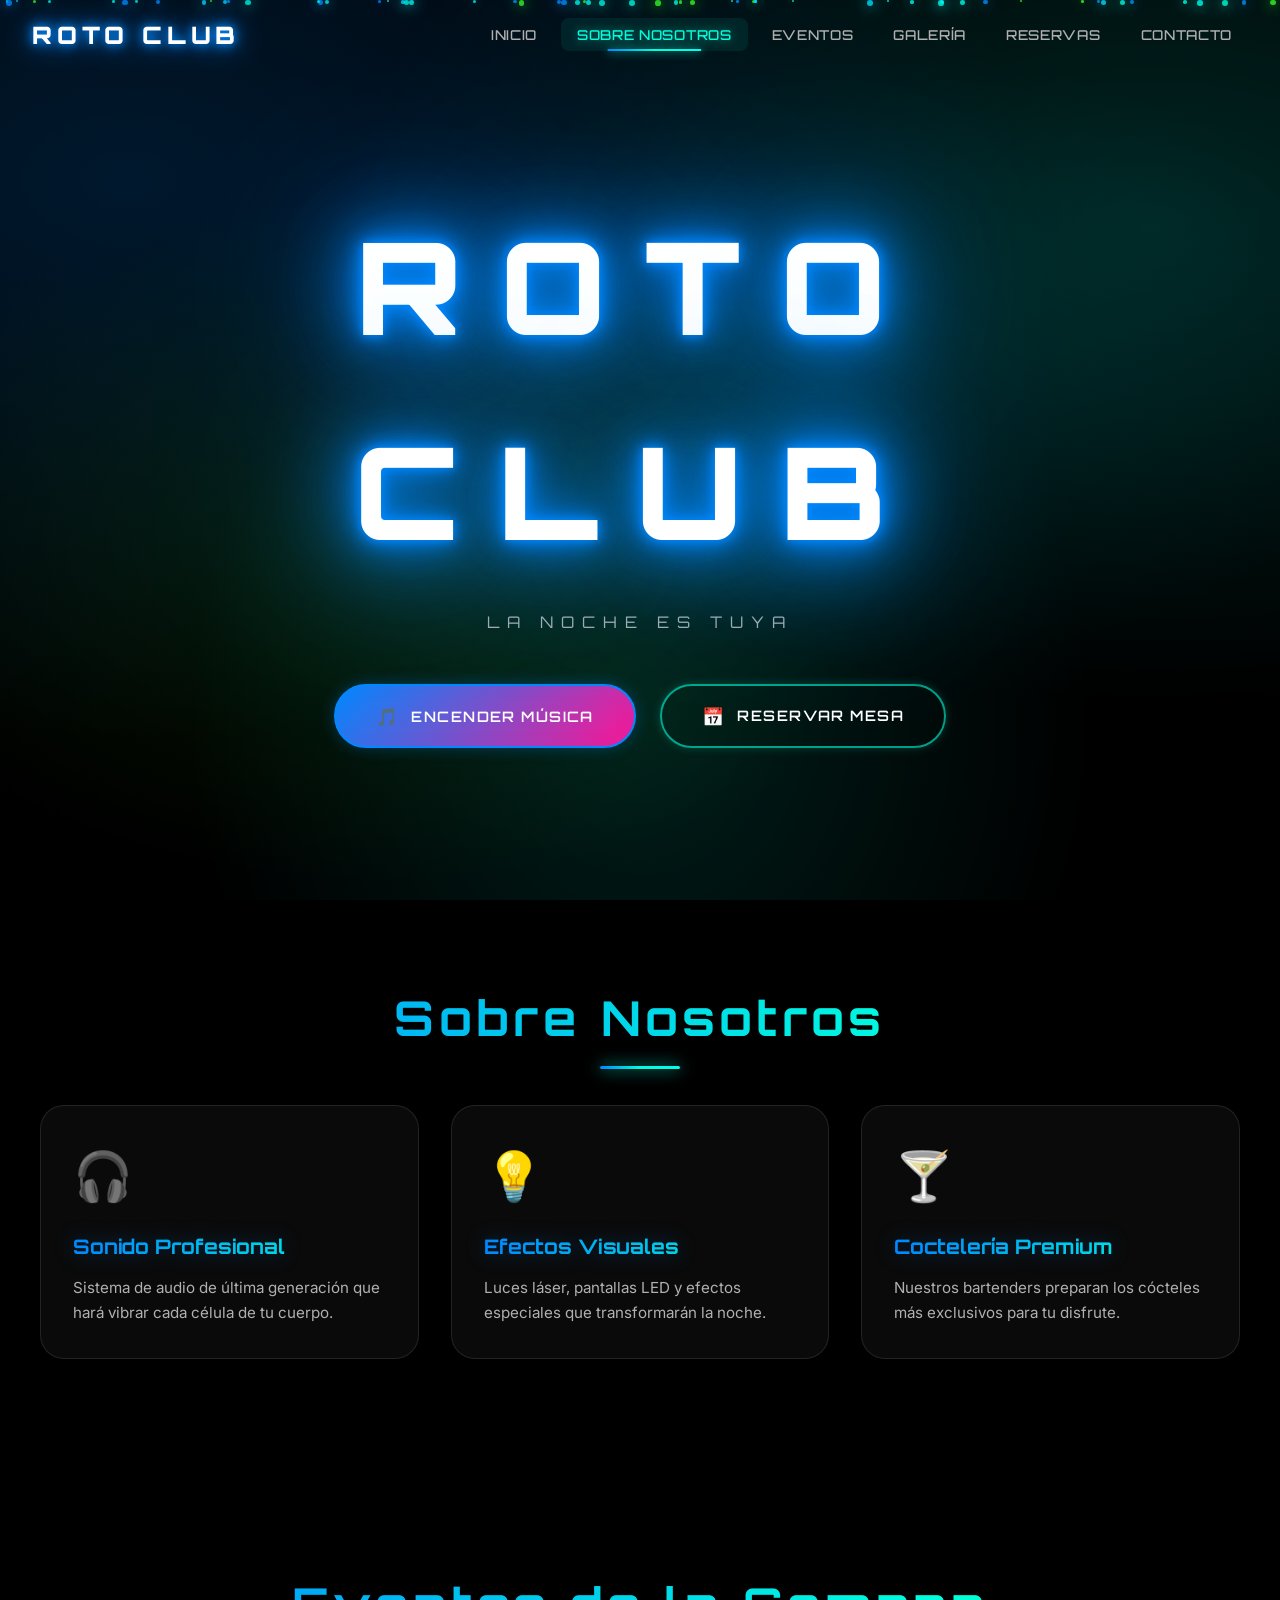
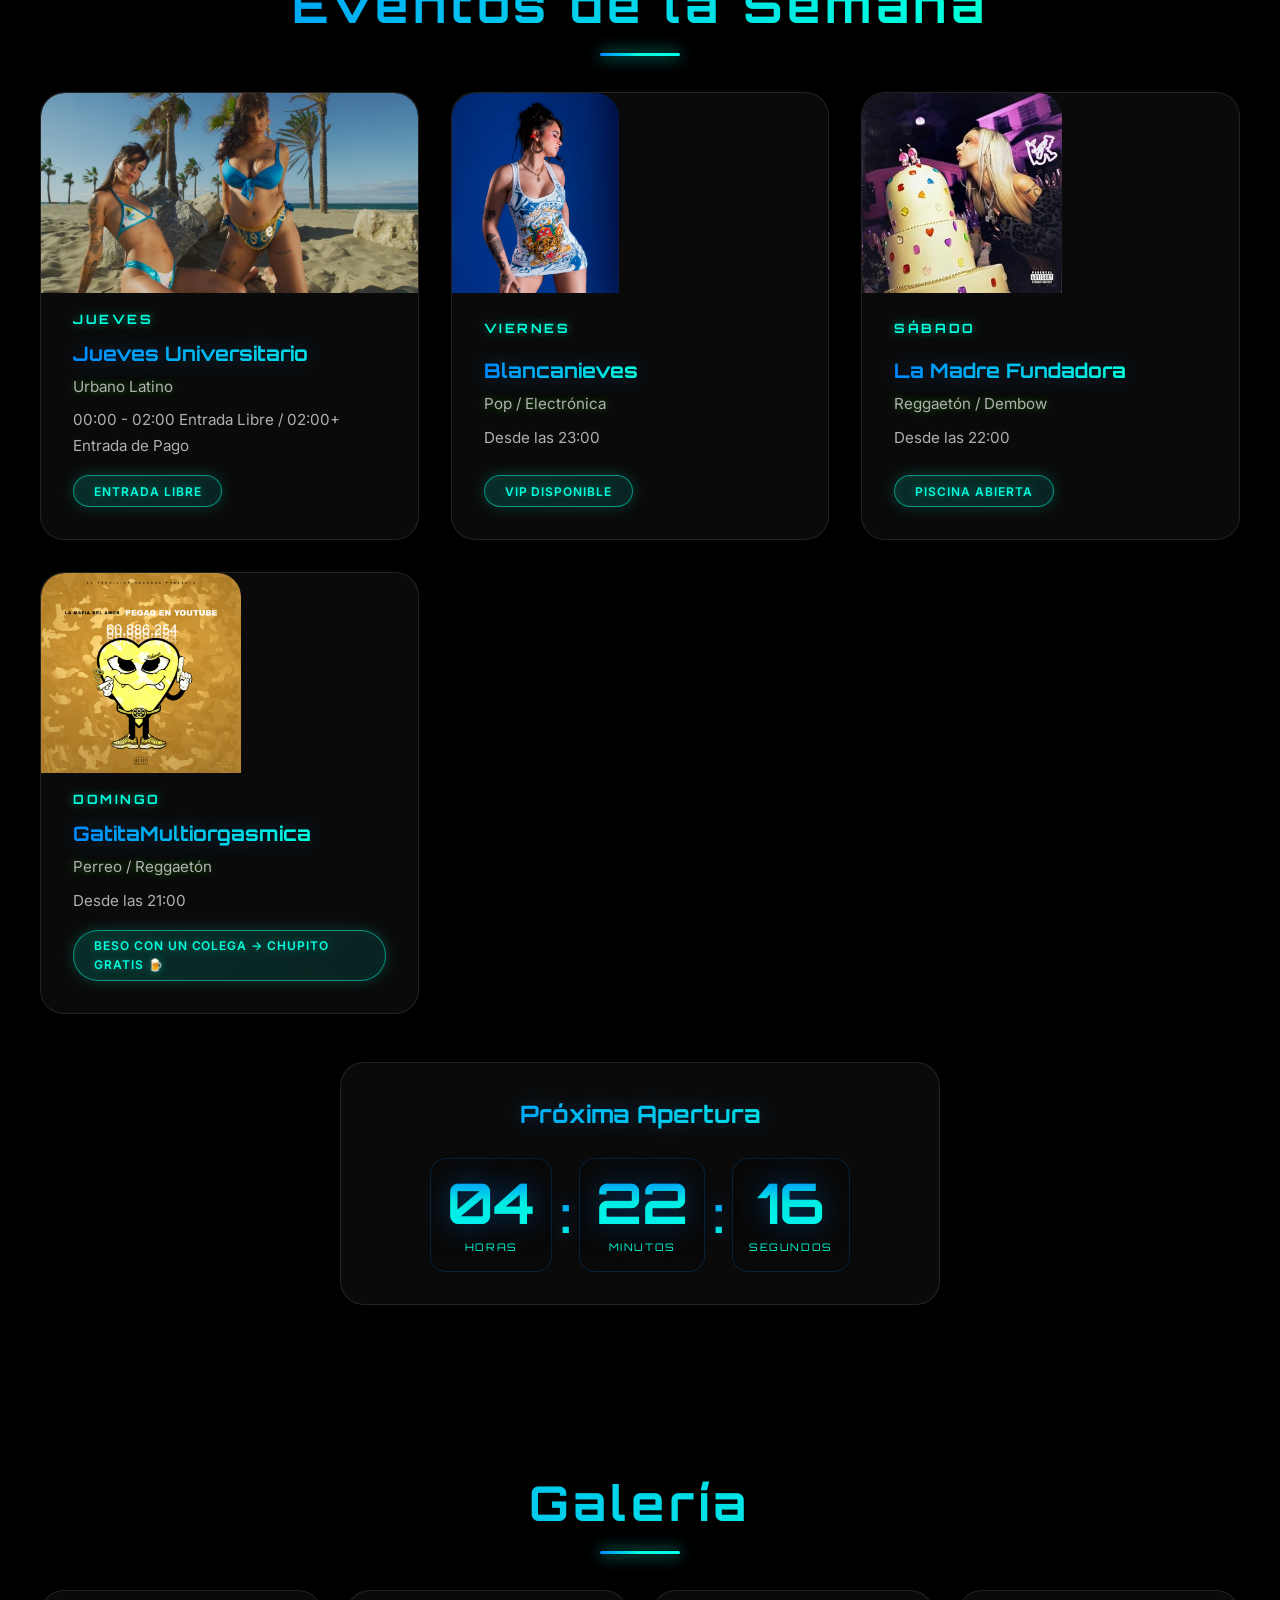
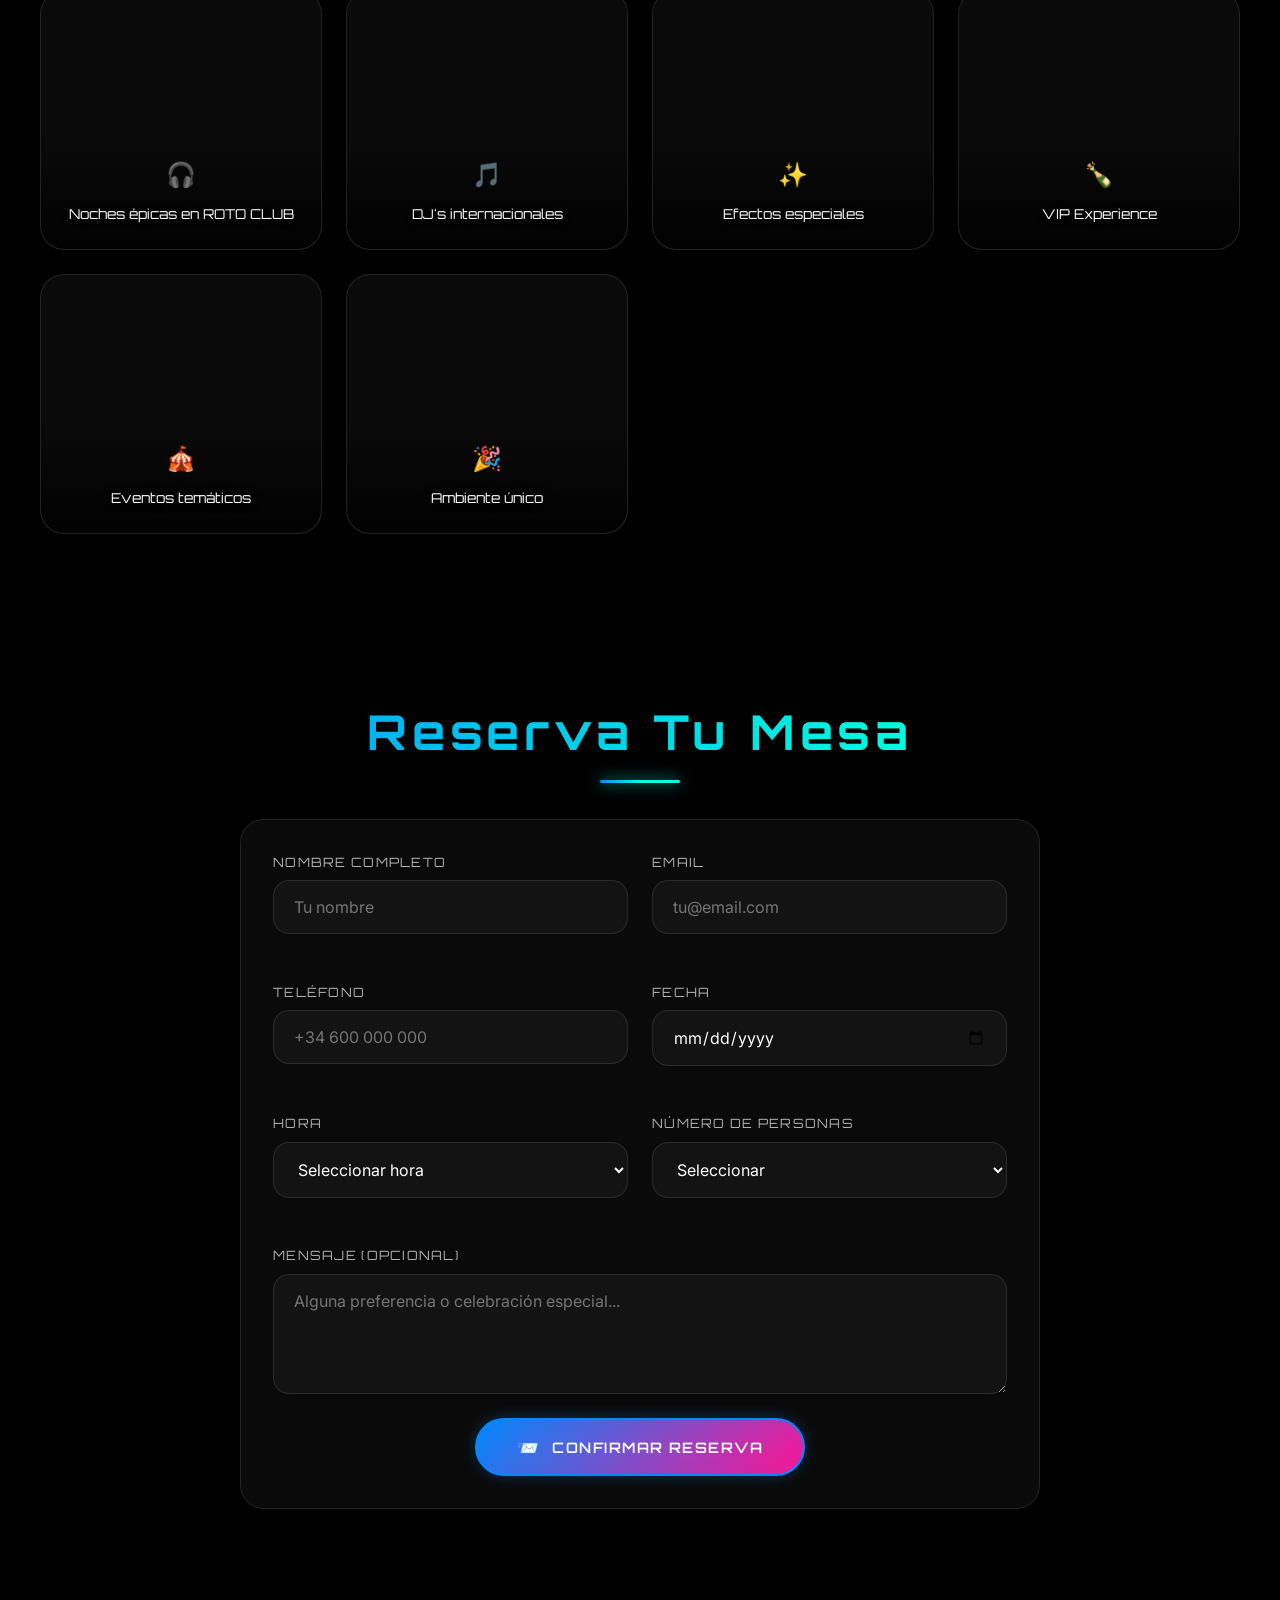
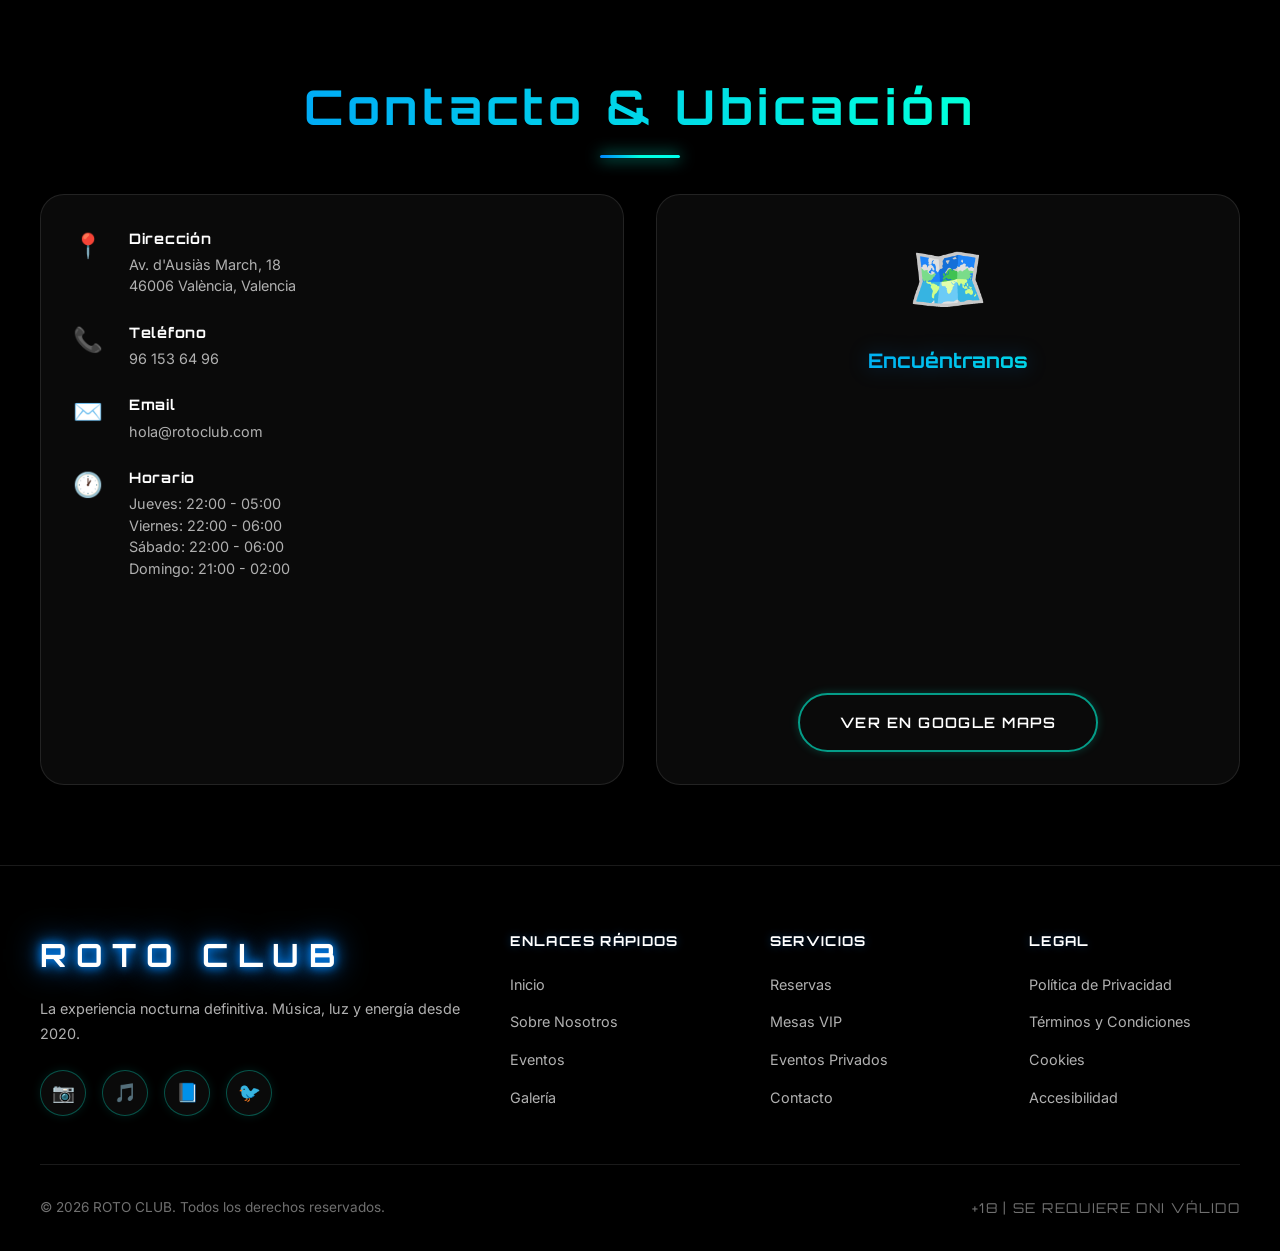
<file: TrabajoLMFRAN/index.html>
<!DOCTYPE html>
<html lang="es">
<head>
    <meta charset="UTF-8">
    <meta name="viewport" content="width=device-width, initial-scale=1.0, maximum-scale=5.0">
    <meta name="description" content="ROTO CLUB - La mejor experiencia nocturna. Música, eventos, reservas. Vive la noche como nunca.">
    <meta name="keywords" content="discoteca, bar, nocturno, DJ, música electrónica, fiesta, eventos, reservas">
    <meta name="author" content="ROTO CLUB">
    <meta name="robots" content="index, follow">
    
    <meta property="og:title" content="ROTO CLUB - La noche es tuya">
    <meta property="og:description" content="Entra y siente la música en ROTO CLUB. La mejor experiencia nocturna te espera.">
    <meta property="og:type" content="website">
    <meta property="og:locale" content="es_ES">
    
    <meta name="theme-color" content="#ff0099">
    <link rel="preconnect" href="https://fonts.googleapis.com">
    <link rel="preconnect" href="https://fonts.gstatic.com" crossorigin>
    <link rel="icon" type="image/svg+xml" href="data:image/svg+xml,%3Csvg xmlns='http://www.w3.org/2000/svg' viewBox='0 0 100 100'%3E%3Crect width='100' height='100' rx='20' fill='%23000'/%3E%3Ctext x='50%25' y='55%25' dominant-baseline='middle' text-anchor='middle' font-size='50' font-family='sans-serif' fill='%230088ff'%3E♫%3C/text%3E%3C/svg%3E">
    
    <title>ROTO CLUB - La noche es tuya</title>
    <link rel="stylesheet" href="styles.css">
</head>
<body>
    <div id="preloader">
        <div class="preloader-logo">ROTO CLUB</div>
    </div>

    <div class="particles" id="particles"></div>
    <div class="overlay"></div>
    <div class="lights" id="lights"></div>

    <nav class="navbar" id="navbar">
        <div class="nav-container">
            <a href="#home" class="logo neon-text-small">ROTO CLUB</a>
            <ul class="nav-links" id="navLinks">
                <li><a href="#home" class="nav-link">Inicio</a></li>
                <li><a href="#about" class="nav-link">Sobre Nosotros</a></li>
                <li><a href="#events" class="nav-link">Eventos</a></li>
                <li><a href="#gallery" class="nav-link">Galería</a></li>
                <li><a href="#reservation" class="nav-link">Reservas</a></li>
                <li><a href="#contact" class="nav-link">Contacto</a></li>
            </ul>
            <div class="hamburger" id="hamburger">
                <span class="bar"></span>
                <span class="bar"></span>
                <span class="bar"></span>
            </div>
        </div>
    </nav>

    <header id="home">
        <div class="hero-content">
            <h1 class="neon-text" data-text="ROTO CLUB">ROTO CLUB</h1>
            <p class="subtitle">La noche es tuya</p>
            <div class="hero-buttons">
                <button id="toggleMusic" class="glow-btn btn-primary">
                    <span class="btn-icon">🎵</span>
                    <span class="btn-text">Encender Música</span>
                </button>
                <a href="#reservation" class="glow-btn btn-secondary">
                    <span class="btn-icon">📅</span>
                    <span class="btn-text">Reservar Mesa</span>
                </a>
            </div>
        </div>
    </header>

    <main>
        <section id="about" class="section about-section">
            <div class="container">
                <h2 class="section-title">Sobre Nosotros</h2>
                <div class="about-grid">
                    <div class="glass-card">
                        <div class="card-icon">🎧</div>
                        <h3>Sonido Profesional</h3>
                        <p>Sistema de audio de última generación que hará vibrar cada célula de tu cuerpo.</p>
                    </div>
                    <div class="glass-card">
                        <div class="card-icon">💡</div>
                        <h3>Efectos Visuales</h3>
                        <p>Luces láser, pantallas LED y efectos especiales que transformarán la noche.</p>
                    </div>
                    <div class="glass-card">
                        <div class="card-icon">🍸</div>
                        <h3>Coctelería Premium</h3>
                        <p>Nuestros bartenders preparan los cócteles más exclusivos para tu disfrute.</p>
                    </div>
                </div>
            </div>
        </section>

        <section id="events" class="section events-section">
            <div class="container">
                <h2 class="section-title">Eventos de la Semana</h2>
                <div class="events-grid">
                    <div class="glass-card event-card">
                        <div class="event-image">
                            <img src="imagenes/LaZowi.jpg" alt="La Zowi" loading="lazy">
                        </div>
                        <div class="event-day">JUEVES</div>
                        <div class="event-info">
                            <h3>Jueves Universitario</h3>
                            <p class="event-genre">Urbano Latino</p>
                            <p class="event-time">00:00 - 02:00 Entrada Libre / 02:00+ Entrada de Pago</p>
                        </div>
                        <span class="event-badge">Entrada Libre</span>
                    </div>
                    <div class="glass-card event-card">
                        <div class="event-image">
                            <img src="imagenes/Lorna.jpg" alt="DJ L0rna" loading="lazy">
                        </div>
                        <div class="event-day">VIERNES</div>
                        <div class="event-info">
                            <h3>Blancanieves</h3>
                            <p class="event-genre">Pop / Electrónica</p>
                            <p class="event-time">Desde las 23:00</p>
                        </div>
                        <span class="event-badge">VIP Disponible</span>
                    </div>
                    <div class="glass-card event-card">
                        <div class="event-image">
                            <img src="imagenes/Metrika.jpg" alt="Metrika" loading="lazy">
                        </div>
                        <div class="event-day">SÁBADO</div>
                        <div class="event-info">
                            <h3>La Madre Fundadora</h3>
                            <p class="event-genre">Reggaetón / Dembow</p>
                            <p class="event-time">Desde las 22:00</p>
                        </div>
                        <span class="event-badge">Piscina Abierta</span>
                    </div>
                    <div class="glass-card event-card">
                        <div class="event-image">
                            <img src="imagenes/MafiaDelAmor.jpg" alt="La Mafia del Amor" loading="lazy">
                        </div>
                        <div class="event-day">DOMINGO</div>
                        <div class="event-info">
                            <h3>GatitaMultiorgasmica</h3>
                            <p class="event-genre">Perreo / Reggaetón</p>
                            <p class="event-time">Desde las 21:00</p>
                        </div>
                        <span class="event-badge">Beso con un colega → Chupito Gratis 🍺</span>
                    </div>
                </div>
                
                <div class="countdown-wrapper glass-card">
                    <h3>Próxima Apertura</h3>
                    <div id="countdown">
                        <div class="countdown-unit">
                            <span id="hours" class="countdown-num">00</span>
                            <span class="countdown-label">Horas</span>
                        </div>
                        <span class="countdown-sep">:</span>
                        <div class="countdown-unit">
                            <span id="minutes" class="countdown-num">00</span>
                            <span class="countdown-label">Minutos</span>
                        </div>
                        <span class="countdown-sep">:</span>
                        <div class="countdown-unit">
                            <span id="seconds" class="countdown-num">00</span>
                            <span class="countdown-label">Segundos</span>
                        </div>
                    </div>
                </div>
            </div>
        </section>

        <section id="gallery" class="section gallery-section">
            <div class="container">
                <h2 class="section-title">Galería</h2>
                <div class="gallery-grid">
                    <div class="gallery-item glass-card" style="background-image: url('https://images.unsplash.com/photo-1571266028243-e4733b0f0c24?w=600&h=500&fit=crop');">
                        <div class="gallery-overlay">
                            <span>🎧</span>
                            <p>Noches épicas en ROTO CLUB</p>
                        </div>
                    </div>
                    <div class="gallery-item glass-card" style="background-image: url('https://images.unsplash.com/photo-1574169208507-84376144848b?w=600&h=500&fit=crop');">
                        <div class="gallery-overlay">
                            <span>🎵</span>
                            <p>DJ's internacionales</p>
                        </div>
                    </div>
                    <div class="gallery-item glass-card" style="background-image: url('https://images.unsplash.com/photo-1492684223066-81342ee5ff30?w=600&h=500&fit=crop');">
                        <div class="gallery-overlay">
                            <span>✨</span>
                            <p>Efectos especiales</p>
                        </div>
                    </div>
                    <div class="gallery-item glass-card" style="background-image: url('https://images.unsplash.com/photo-1519671482749-fd09be7ccebf?w=600&h=500&fit=crop');">
                        <div class="gallery-overlay">
                            <span>🍾</span>
                            <p>VIP Experience</p>
                        </div>
                    </div>
                    <div class="gallery-item glass-card" style="background-image: url('https://images.unsplash.com/photo-1566737236500-c8ac43014a67?w=600&h=500&fit=crop');">
                        <div class="gallery-overlay">
                            <span>🎪</span>
                            <p>Eventos temáticos</p>
                        </div>
                    </div>
                    <div class="gallery-item glass-card" style="background-image: url('https://images.unsplash.com/photo-1514525253161-7a46d19cd819?w=600&h=500&fit=crop');">
                        <div class="gallery-overlay">
                            <span>🎉</span>
                            <p>Ambiente único</p>
                        </div>
                    </div>
                </div>
            </div>
        </section>

        <section id="reservation" class="section reservation-section">
            <div class="container">
                <h2 class="section-title">Reserva Tu Mesa</h2>
                <form id="reservationForm" class="glass-card form-card">
                    <div class="form-grid">
                        <div class="form-group">
                            <label for="name">Nombre completo</label>
                            <input type="text" id="name" name="name" placeholder="Tu nombre" required>
                            <span class="form-error"></span>
                        </div>
                        <div class="form-group">
                            <label for="email">Email</label>
                            <input type="email" id="email" name="email" placeholder="tu@email.com" required>
                            <span class="form-error"></span>
                        </div>
                        <div class="form-group">
                            <label for="phone">Teléfono</label>
                            <input type="tel" id="phone" name="phone" placeholder="+34 600 000 000" required>
                            <span class="form-error"></span>
                        </div>
                        <div class="form-group">
                            <label for="date">Fecha</label>
                            <input type="date" id="date" name="date" required>
                            <span class="form-error"></span>
                        </div>
                        <div class="form-group">
                            <label for="time">Hora</label>
                            <select id="time" name="time" required>
                                <option value="">Seleccionar hora</option>
                                <option value="22:00">22:00</option>
                                <option value="22:30">22:30</option>
                                <option value="23:00">23:00</option>
                                <option value="23:30">23:30</option>
                                <option value="00:00">00:00</option>
                            </select>
                            <span class="form-error"></span>
                        </div>
                        <div class="form-group">
                            <label for="guests">Número de personas</label>
                            <select id="guests" name="guests" required>
                                <option value="">Seleccionar</option>
                                <option value="2">2 personas</option>
                                <option value="4">4 personas</option>
                                <option value="6">6 personas</option>
                                <option value="8">8 personas</option>
                                <option value="10+">10+ personas</option>
                            </select>
                            <span class="form-error"></span>
                        </div>
                        <div class="form-group full-width">
                            <label for="message">Mensaje (opcional)</label>
                            <textarea id="message" name="message" placeholder="Alguna preferencia o celebración especial..."></textarea>
                        </div>
                    </div>
                    <div class="form-submit">
                        <button type="submit" class="glow-btn btn-primary">
                            <span class="btn-icon">📨</span>
                            <span class="btn-text">Confirmar Reserva</span>
                        </button>
                    </div>
                    <div id="formMessage" class="form-message"></div>
                </form>
            </div>
        </section>

        <section id="contact" class="section contact-section">
            <div class="container">
                <h2 class="section-title">Contacto & Ubicación</h2>
                <div class="contact-grid">
                    <div class="glass-card contact-info">
                        <div class="contact-item">
                            <span class="contact-icon">📍</span>
                            <div>
                                <h4>Dirección</h4>
                                <p>Av. d'Ausiàs March, 18</p>
                                <p>46006 València, Valencia</p>
                            </div>
                        </div>
                        <div class="contact-item">
                            <span class="contact-icon">📞</span>
                            <div>
                                <h4>Teléfono</h4>
                                <p>96 153 64 96</p>
                            </div>
                        </div>
                        <div class="contact-item">
                            <span class="contact-icon">✉️</span>
                            <div>
                                <h4>Email</h4>
                                <p>hola@rotoclub.com</p>
                            </div>
                        </div>
                        <div class="contact-item">
                            <span class="contact-icon">🕐</span>
                            <div>
                                <h4>Horario</h4>
                                <p>Jueves: 22:00 - 05:00</p>
                                <p>Viernes: 22:00 - 06:00</p>
                                <p>Sábado: 22:00 - 06:00</p>
                                <p>Domingo: 21:00 - 02:00</p>
                            </div>
                        </div>
                    </div>
                    
                    <div class="glass-card map-placeholder">
                        <div class="map-content">
                            <span class="map-icon">🗺️</span>
                            <h3>Encuéntranos</h3>
                            <div class="map-container">
                                <iframe 
                                    src="https://www.google.com/maps/embed?pb=!1m18!1m12!1m3!1d3080.123!2d-0.374!3d39.469!2m3!1f0!2f0!3f0!3m2!1i1024!2i768!4f13.1!3m3!1m2!1s0xd604f4c1c3f6b1d%3A0x6c1f8b1c9e3f6b1d!2sAv.%20d&#39;Ausi%C3%A0s%20March%2C%2018%2C%2046006%20Val%C3%A8ncia!5e0!3m2!1ses!2ses!4v1"
                                    width="100%" height="280" style="border:0;border-radius:12px" 
                                    allowfullscreen="" loading="lazy" referrerpolicy="no-referrer-when-downgrade">
                                </iframe>
                            </div>
                            <a href="https://maps.google.com/?q=Av.+d'Ausiàs+March+18+Valencia" target="_blank" class="glow-btn btn-secondary" style="margin-top:1rem">
                                <span>Ver en Google Maps</span>
                            </a>
                        </div>
                    </div>
                </div>
            </div>
        </section>
    </main>

    <footer class="footer">
        <div class="container">
            <div class="footer-grid">
                <div class="footer-brand">
                    <h3 class="neon-text-small">ROTO CLUB</h3>
                    <p>La experiencia nocturna definitiva. Música, luz y energía desde 2020.</p>
                    <div class="social-links">
                        <a href="#" class="social-link" aria-label="Instagram">📷</a>
                        <a href="#" class="social-link" aria-label="TikTok">🎵</a>
                        <a href="#" class="social-link" aria-label="Facebook">📘</a>
                        <a href="#" class="social-link" aria-label="Twitter/X">🐦</a>
                    </div>
                </div>
                
                <div class="footer-links">
                    <h4>Enlaces Rápidos</h4>
                    <ul>
                        <li><a href="#home">Inicio</a></li>
                        <li><a href="#about">Sobre Nosotros</a></li>
                        <li><a href="#events">Eventos</a></li>
                        <li><a href="#gallery">Galería</a></li>
                    </ul>
                </div>
                
                <div class="footer-links">
                    <h4>Servicios</h4>
                    <ul>
                        <li><a href="#reservation">Reservas</a></li>
                        <li><a href="#">Mesas VIP</a></li>
                        <li><a href="#">Eventos Privados</a></li>
                        <li><a href="#contact">Contacto</a></li>
                    </ul>
                </div>
                
                <div class="footer-links">
                    <h4>Legal</h4>
                    <ul>
                        <li><a href="#">Política de Privacidad</a></li>
                        <li><a href="#">Términos y Condiciones</a></li>
                        <li><a href="#">Cookies</a></li>
                        <li><a href="#">Accesibilidad</a></li>
                    </ul>
                </div>
            </div>
            
            <div class="footer-bottom">
                <p>&copy; 2026 ROTO CLUB. Todos los derechos reservados.</p>
                <p class="age-warning">+18 | Se requiere DNI válido</p>
            </div>
        </div>
    </footer>

    <button id="scrollTop" class="scroll-top" aria-label="Volver arriba">
        <span>↑</span>
    </button>

    <script src="script.js"></script>
</body>
</html>
</file>
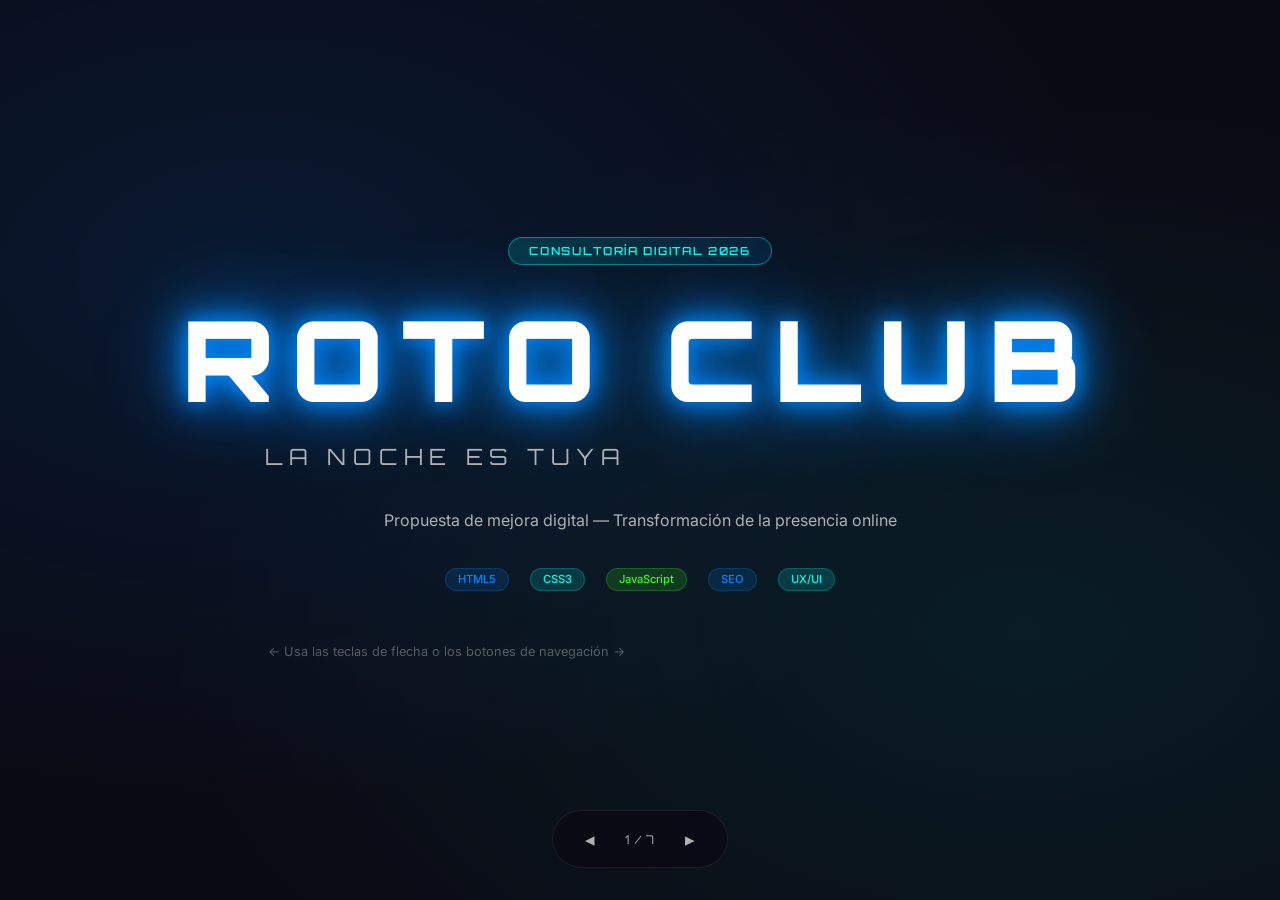
<file: TrabajoLMFRAN/Presentación.html>
<!DOCTYPE html>
<html lang="es">
<head>
<meta charset="UTF-8">
<meta name="viewport" content="width=device-width, initial-scale=1.0">
<title>ROTO CLUB - Propuesta de Mejora Digital</title>
<style>
@import url('https://fonts.googleapis.com/css2?family=Orbitron:wght@400;500;600;700;900&family=Inter:wght@300;400;500;600;700&display=swap');

*{margin:0;padding:0;box-sizing:border-box}

:root{
  --pri:#0088ff;
  --sec:#00ffee;
  --acc:#39ff14;
  --pink:#ff1493;
  --bg:#0a0a14;
  --card:rgba(255,255,255,0.04);
  --text:#fff;
  --muted:#b0b0b0;
  --font-display:'Orbitron',sans-serif;
  --font-body:'Inter',sans-serif;
}

body{
  font-family:var(--font-body);
  background:var(--bg);
  color:var(--text);
  overflow:hidden;
  height:100vh;
  background:radial-gradient(ellipse at 20% 30%, rgba(0,136,255,0.12),transparent 60%),
              radial-gradient(ellipse at 80% 70%, rgba(0,255,238,0.08),transparent 60%),
              var(--bg);
}

.slides{display:flex;transition:transform 0.6s cubic-bezier(0.22,1,0.36,1);height:100vh}
.slide{min-width:100vw;height:100vh;display:flex;flex-direction:column;justify-content:center;padding:4rem 6rem;position:relative;overflow-y:auto}

.slide::-webkit-scrollbar{width:4px}
.slide::-webkit-scrollbar-track{background:transparent}
.slide::-webkit-scrollbar-thumb{background:var(--pri);border-radius:2px}

/* Navigation */
.nav-slides{
  position:fixed;bottom:2rem;left:50%;transform:translateX(-50%);
  display:flex;gap:0.75rem;z-index:100;align-items:center;
  background:rgba(10,10,20,0.85);backdrop-filter:blur(16px);
  padding:0.75rem 1.5rem;border-radius:50px;
  border:1px solid rgba(255,255,255,0.08);
}
.nav-slides .dot{
  width:10px;height:10px;border-radius:50%;
  background:rgba(255,255,255,0.2);cursor:pointer;
  transition:all 0.3s;border:none;
}
.nav-slides .dot.active{background:var(--pri);box-shadow:0 0 15px var(--pri),0 0 30px var(--pri)}
.nav-slides .dot:hover{background:rgba(255,255,255,0.5)}
.nav-slides .nav-btn{
  background:none;border:none;color:var(--muted);cursor:pointer;
  font-size:1.2rem;padding:0.25rem 0.5rem;transition:0.3s;
  font-family:var(--font-body);
}
.nav-slides .nav-btn:hover{color:var(--sec)}
.nav-slides .counter{font-size:0.75rem;color:var(--muted);font-family:var(--font-display);letter-spacing:0.1em;min-width:50px;text-align:center}

/* Slide content */
.badge{
  display:inline-block;padding:0.35rem 1.25rem;
  background:linear-gradient(135deg,rgba(0,255,238,0.15),rgba(0,136,255,0.1));
  border:1px solid rgba(0,255,238,0.4);border-radius:25px;
  font-size:0.7rem;font-weight:600;letter-spacing:0.15em;
  color:var(--sec);text-transform:uppercase;margin-bottom:1.5rem;
  font-family:var(--font-display);
}

h1{
  font-family:var(--font-display);font-size:clamp(2.5rem,5vw,4.5rem);
  font-weight:900;letter-spacing:0.05em;margin-bottom:0.75rem;
  background:linear-gradient(135deg,var(--pri),var(--sec),var(--acc));
  -webkit-background-clip:text;-webkit-text-fill-color:transparent;background-clip:text;
}

h2{
  font-family:var(--font-display);font-size:clamp(1.5rem,3vw,2.5rem);
  margin-bottom:2rem;letter-spacing:0.05em;
  background:linear-gradient(90deg,var(--pri),var(--sec));
  -webkit-background-clip:text;-webkit-text-fill-color:transparent;background-clip:text;
}

h3{
  font-family:var(--font-display);font-size:1rem;margin-bottom:0.5rem;
  color:var(--sec);letter-spacing:0.05em;
}

p{color:var(--muted);line-height:1.7;font-size:1rem;max-width:700px}
.sub{color:var(--muted);font-size:0.9rem;line-height:1.6}

/* Cards grid */
.grid{display:grid;gap:1.5rem}
.grid-3{grid-template-columns:repeat(3,1fr)}
.grid-2{grid-template-columns:repeat(2,1fr)}
.grid-4{grid-template-columns:repeat(4,1fr)}

.card{
  background:var(--card);backdrop-filter:blur(12px);
  border:1px solid rgba(255,255,255,0.06);border-radius:16px;
  padding:1.75rem;transition:0.4s;
}
.card:hover{background:rgba(0,0,0,0.3);border-color:rgba(0,255,238,0.2);transform:translateY(-4px)}
.card .icon{font-size:2rem;margin-bottom:0.75rem;display:block}
.card p{font-size:0.85rem;color:var(--muted)}
.card h4{font-family:var(--font-display);font-size:0.9rem;margin-bottom:0.5rem;letter-spacing:0.05em}

/* Wireframe */
.wireframe{
  background:rgba(0,0,0,0.4);border:1px solid rgba(255,255,255,0.08);
  border-radius:12px;padding:1.25rem;font-family:monospace;
  font-size:0.7rem;line-height:1.4;color:var(--muted);white-space:pre;
  overflow:auto;max-height:380px;
}
.wireframe .hl{color:var(--sec)}
.wireframe .hl2{color:var(--pri)}
.wireframe .hl3{color:var(--pink)}

.cols{display:flex;gap:2rem;align-items:flex-start}
.col{flex:1}

/* Lists */
ul{list-style:none;padding:0}
ul li{padding:0.4rem 0;color:var(--muted);font-size:0.9rem;padding-left:1.5rem;position:relative}
ul li::before{content:'▸';position:absolute;left:0;color:var(--pri)}

/* Table */
table{width:100%;border-collapse:collapse;font-size:0.85rem}
td,th{padding:0.75rem 1rem;text-align:left;border-bottom:1px solid rgba(255,255,255,0.06)}
th{font-family:var(--font-display);color:var(--sec);font-size:0.75rem;letter-spacing:0.1em;text-transform:uppercase}
td{color:var(--muted)}

/* Big number */
.big-num{font-family:var(--font-display);font-size:3rem;font-weight:900;background:linear-gradient(135deg,var(--pri),var(--sec));-webkit-background-clip:text;-webkit-text-fill-color:transparent;background-clip:text;line-height:1}
.stat-label{font-size:0.75rem;color:var(--muted);margin-top:0.5rem}

/* Brand slide */
.brand-slide{text-align:center;align-items:center}
.brand-slide .logo-big{
  font-family:var(--font-display);font-size:clamp(3rem,10vw,7rem);
  font-weight:900;letter-spacing:0.15em;margin-bottom:0.5rem;
  text-shadow:0 0 20px var(--pri),0 0 40px var(--pri),0 0 80px var(--pri);
  animation:glow 2s ease-in-out infinite alternate;
}
@keyframes glow{
  from{text-shadow:0 0 20px var(--pri),0 0 40px var(--pri)}
  to{text-shadow:0 0 30px var(--sec),0 0 60px var(--sec),0 0 90px var(--pri)}
}

/* Responsive */
@media(max-width:900px){
  .slide{padding:3rem 2rem}
  .grid-3,.grid-4{grid-template-columns:repeat(2,1fr)}
  .grid-2{grid-template-columns:1fr}
  .cols{flex-direction:column}
  h1{font-size:clamp(1.8rem,6vw,2.5rem)}
  table{font-size:0.75rem}
  td,th{padding:0.5rem}
}

@media(max-width:600px){
  .slide{padding:2rem 1.5rem}
  .grid-3,.grid-4,.grid-2{grid-template-columns:1fr}
  .nav-slides{padding:0.5rem 1rem;gap:0.5rem}
  .wireframe{font-size:0.55rem;padding:0.75rem}
}

/* Scroll inside slide if content is tall */
.slide-content{max-width:1100px;margin:0 auto;width:100%}
.scrollable{overflow-y:auto;flex:1;padding-right:0.5rem}

.tag{
  display:inline-block;padding:0.2rem 0.75rem;border-radius:12px;
  font-size:0.7rem;font-weight:500;margin:0.15rem;
  background:rgba(0,136,255,0.15);color:var(--pri);border:1px solid rgba(0,136,255,0.2);
}
.tag.sec{background:rgba(0,255,238,0.15);color:var(--sec);border-color:rgba(0,255,238,0.2)}
.tag.acc{background:rgba(57,255,20,0.15);color:var(--acc);border-color:rgba(57,255,20,0.2)}
</style>
</head>
<body>

<div class="slides" id="slides">

  <!-- SLIDE 1: Portada -->
  <section class="slide brand-slide">
    <div class="slide-content">
      <div class="badge">Consultoría Digital 2026</div>
      <div class="logo-big">ROTO CLUB</div>
      <p style="font-size:1.4rem;color:var(--muted);letter-spacing:0.3em;text-transform:uppercase;font-family:var(--font-display);margin-bottom:2rem">La noche es tuya</p>
      <p style="font-size:1rem;color:var(--muted);max-width:600px;margin:0 auto 2rem">
        Propuesta de mejora digital — Transformación de la presencia online
      </p>
      <div style="display:flex;gap:1rem;justify-content:center;flex-wrap:wrap">
        <span class="tag">HTML5</span>
        <span class="tag sec">CSS3</span>
        <span class="tag acc">JavaScript</span>
        <span class="tag">SEO</span>
        <span class="tag sec">UX/UI</span>
      </div>
      <p style="margin-top:3rem;font-size:0.8rem;color:rgba(255,255,255,0.3)">← Usa las teclas de flecha o los botones de navegación →</p>
    </div>
  </section>

  <!-- SLIDE 2: Análisis Inicial -->
  <section class="slide">
    <div class="slide-content">
      <div class="badge">Fase 1</div>
      <h2>Análisis Inicial</h2>
      <div class="grid grid-3" style="margin-bottom:2rem">
        <div class="card">
          <span class="icon">🎵</span>
          <h4>¿Qué vende?</h4>
          <p>Ocio nocturno premium en Valencia: música en vivo, coctelería, zona VIP, piscina y eventos temáticos semanales.</p>
        </div>
        <div class="card">
          <span class="icon">👥</span>
          <h4>Público Objetivo</h4>
          <p>Jóvenes 18-35: universitarios (Jueves), profesionales (VIP), grupos para celebraciones y cumpleaños.</p>
        </div>
        <div class="card">
          <span class="icon">📱</span>
          <h4>Situación Digital</h4>
          <p>Sin web propia. Reservas solo por WhatsApp/DM. Sin presencia en Google. Dependencia total de redes sociales.</p>
        </div>
      </div>
      <table>
        <tr><th>Indicador</th><th>Situación Actual</th><th>Problema</th></tr>
        <tr><td>Página web</td><td>No existe</td><td>Pérdida de clientes que buscan online</td></tr>
        <tr><td>Reservas</td><td>WhatsApp / DM manual</td><td>Lentitud, errores, fuera de horario</td></tr>
        <tr><td>SEO</td><td>Inexistente</td><td>No aparece en Google "discoteca Valencia"</td></tr>
        <tr><td>Imagen de marca</td><td>Solo redes sociales</td><td>Percepción menos profesional</td></tr>
      </table>
    </div>
  </section>

  <!-- SLIDE 3: Propuesta de Mejora -->
  <section class="slide">
    <div class="slide-content">
      <div class="badge">Fase 2</div>
      <h2>Propuesta de Mejora</h2>
      <div class="grid grid-2" style="margin-bottom:1.5rem">
        <div class="card">
          <h4>🎯 Objetivos</h4>
          <ul>
            <li>Web profesional con identidad de marca inmersiva</li>
            <li>Captar reservas online 24/7 sin intervención manual</li>
            <li>Posicionar en Google (SEO local)</li>
            <li>Reducir carga operativa del personal</li>
            <li>Fidelizar con experiencia digital única</li>
          </ul>
        </div>
        <div class="card">
          <h4>📈 Beneficios para el Negocio</h4>
          <div style="display:grid;grid-template-columns:1fr 1fr;gap:1rem;margin-top:0.5rem">
            <div><div class="big-num" style="font-size:2rem">+40%</div><div class="stat-label" style="font-size:0.7rem">Más reservas</div></div>
            <div><div class="big-num" style="font-size:2rem">24/7</div><div class="stat-label" style="font-size:0.7rem">Captación continua</div></div>
            <div><div class="big-num" style="font-size:2rem">-0</div><div class="stat-label" style="font-size:0.7rem">Coste extra en personal</div></div>
            <div><div class="big-num" style="font-size:2rem">✔</div><div class="stat-label" style="font-size:0.7rem">Imagen premium</div></div>
          </div>
        </div>
      </div>
      <div class="card" style="padding:1rem 1.5rem">
        <p style="font-size:0.85rem;color:var(--sec)"><strong>Estrategia:</strong> De Instagram → Web → Reserva → Fidelización. La web es el centro del embudo digital.</p>
      </div>
    </div>
  </section>

  <!-- SLIDE 4: Funcionalidades -->
  <section class="slide">
    <div class="slide-content">
      <div class="badge">Fase 3</div>
      <h2>Funcionalidades de la Web</h2>
      <div class="grid grid-3">
        <div class="card">
          <span class="icon">🏠</span>
          <h4>Landing Inmersiva</h4>
          <p>Hero con tipografía neon, partículas animadas, efecto discoteca interactivo y countdown a próxima apertura.</p>
        </div>
        <div class="card">
          <span class="icon">📅</span>
          <h4>Eventos Semanales</h4>
          <p>Catálogo visual con imágenes, horarios, géneros musicales y badges promocionales (Entrada Libre, VIP).</p>
        </div>
        <div class="card">
          <span class="icon">📋</span>
          <h4>Reservas Online</h4>
          <p>Formulario validado con nombre, email, teléfono, fecha, hora y nº de personas. Confirmación instantánea.</p>
        </div>
        <div class="card">
          <span class="icon">🖼️</span>
          <h4>Galería Interactiva</h4>
          <p>Grid visual con hover effects, overlays informativos y enlace a redes sociales.</p>
        </div>
        <div class="card">
          <span class="icon">📍</span>
          <h4>Contacto + Mapa</h4>
          <p>Dirección, teléfono, email, horario completo y enlace directo a Google Maps.</p>
        </div>
        <div class="card">
          <span class="icon">📱</span>
          <h4>Diseño Responsive</h4>
          <p>Adaptado a móvil, tablet y escritorio. Menú hamburguesa, navegación smooth y scroll spy.</p>
        </div>
      </div>
    </div>
  </section>

  <!-- SLIDE 5: Boceto / Wireframe -->
  <section class="slide">
    <div class="slide-content">
      <div class="badge">Diseño</div>
      <h2>Boceto / Wireframe</h2>
      <div class="cols">
        <div class="col" style="flex:1.2">
          <div class="wireframe">
            ┌─────────────────────────────────────────────────┐
            │  <span class="hl">[NAV]</span>  ROTO CLUB  | Inicio | Eventos | Reservas│
            ├─────────────────────────────────────────────────┤
            │                                                 │
            │      <span class="hl2">░░░ ROTO CLUB ░░░</span>                    │
            │         <span class="hl3">"La noche es tuya"</span>                   │
            │   [🎵 Encender Música] [📅 Reservar Mesa]      │
            │                                                 │
            ├─────────────────────────────────────────────────┤
            │  <span class="hl">Sobre Nosotros</span>                              │
            │  ┌──────────┐ ┌──────────┐ ┌──────────┐        │
            │  │ Sonido   │ │ Visuales │ │ Cocteler│        │
            │  │ Profes.  │ │ LED      │ │ Premium │        │
            │  └──────────┘ └──────────┘ └──────────┘        │
            ├─────────────────────────────────────────────────┤
            │  <span class="hl">Eventos Semanales</span>                          │
            │  ┌────┐ ┌────┐ ┌────┐ ┌────┐                  │
            │  │JUE │ │VIE │ │SAB │ │DOM │                  │
            │  └────┘ └────┘ └────┘ └────┘                  │
            │  ⏱ <span class="hl2">Próxima apertura: 05:23:17</span>              │
            ├─────────────────────────────────────────────────┤
            │  <span class="hl">Reserva Tu Mesa</span>                            │
            │  ┌──────────────────────────────┐              │
            │  │ Nombre | Email | Teléfono    │              │
            │  │ Fecha  | Hora  | Personas    │              │
            │  │ [✅ Confirmar Reserva]       │              │
            │  └──────────────────────────────┘              │
            ├─────────────────────────────────────────────────┤
            │  <span class="hl">Contacto</span> 📍 Ausiàs March 18 · Valencia      │
            │  📞 96 153 64 96 · ✉️ hola@rotoclub.com         │
            ├─────────────────────────────────────────────────┤
            │  © 2026 ROTO CLUB · +18 · Privacidad           │
            └─────────────────────────────────────────────────┘
          </div>
        </div>
        <div class="col">
          <div class="card">
            <h4>📐 Estructura de navegación</h4>
            <p style="font-size:0.85rem">Arquitectura de una sola página (SPA) con scroll suave entre secciones:</p>
            <div style="margin-top:1rem">
              <div style="display:flex;flex-direction:column;gap:0.4rem">
                <div style="padding:0.5rem 1rem;background:rgba(0,136,255,0.1);border-radius:8px;border-left:3px solid var(--pri);font-size:0.8rem">Inicio — Hero + Efectos</div>
                <div style="padding:0.5rem 1rem;background:rgba(0,255,238,0.1);border-radius:8px;border-left:3px solid var(--sec);font-size:0.8rem">Sobre Nosotros — Cards servicios</div>
                <div style="padding:0.5rem 1rem;background:rgba(57,255,20,0.1);border-radius:8px;border-left:3px solid var(--acc);font-size:0.8rem">Eventos — Catálogo semanal</div>
                <div style="padding:0.5rem 1rem;background:rgba(255,20,147,0.1);border-radius:8px;border-left:3px solid var(--pink);font-size:0.8rem">Galería — Grid interactivo</div>
                <div style="padding:0.5rem 1rem;background:rgba(0,136,255,0.1);border-radius:8px;border-left:3px solid var(--pri);font-size:0.8rem">Reservas — Formulario</div>
                <div style="padding:0.5rem 1rem;background:rgba(0,255,238,0.1);border-radius:8px;border-left:3px solid var(--sec);font-size:0.8rem">Contacto — Info + Mapa</div>
              </div>
            </div>
          </div>
        </div>
      </div>
    </div>
  </section>

  <!-- SLIDE 6: Stack Tecnológico -->
  <section class="slide">
    <div class="slide-content">
      <div class="badge">Tecnología</div>
      <h2>Stack Tecnológico</h2>
      <div class="grid grid-4" style="margin-bottom:2rem">
        <div class="card" style="text-align:center">
          <span class="icon" style="font-size:2.5rem">🌐</span>
          <h4>HTML5</h4>
          <p>Estructura semántica, Open Graph, SEO, accesibilidad</p>
        </div>
        <div class="card" style="text-align:center">
          <span class="icon" style="font-size:2.5rem">🎨</span>
          <h4>CSS3</h4>
          <p>Glassmorphism, gradientes, animaciones, responsive</p>
        </div>
        <div class="card" style="text-align:center">
          <span class="icon" style="font-size:2.5rem">⚡</span>
          <h4>JavaScript</h4>
          <p>Vanilla JS: partículas, formularios, countdown, scroll</p>
        </div>
        <div class="card" style="text-align:center">
          <span class="icon" style="font-size:2.5rem">🚀</span>
          <h4>GitHub Pages</h4>
          <p>Hosting gratuito, HTTPS, despliegue continuo</p>
        </div>
      </div>
      <div style="text-align:center;margin-top:1rem">
        <p style="font-size:0.85rem;color:var(--muted)">Sin dependencias externas · Sin frameworks · Carga ultrarrápida</p>
      </div>
    </div>
  </section>

  <!-- SLIDE 7: Cierre -->
  <section class="slide brand-slide">
    <div class="slide-content">
      <div class="badge">Conclusión</div>
      <div class="logo-big" style="font-size:clamp(2rem,6vw,4rem)">GRACIAS</div>
      <p style="font-size:1.2rem;color:var(--muted);margin-bottom:2rem">¿Listos para llevar ROTO CLUB al siguiente nivel?</p>
      <div style="display:flex;gap:2rem;justify-content:center;flex-wrap:wrap">
        <div class="card" style="text-align:center;min-width:200px">
          <div style="font-family:var(--font-display);font-size:1.5rem;color:var(--sec);margin-bottom:0.5rem">🌐</div>
          <p style="font-size:0.8rem">Web: <strong style="color:var(--text)">franbc005.github.io/TrabajoLM</strong></p>
        </div>
        <div class="card" style="text-align:center;min-width:200px">
          <div style="font-family:var(--font-display);font-size:1.5rem;color:var(--sec);margin-bottom:0.5rem">📁</div>
          <p style="font-size:0.8rem">Repo: <strong style="color:var(--text)">github.com/Franbc005/TrabajoLM</strong></p>
        </div>
      </div>
    </div>
  </section>

</div>

<!-- Navigation -->
<div class="nav-slides" id="nav">
  <button class="nav-btn" id="prevSlide">◂</button>
  <span class="counter" id="slideCounter">1 / 7</span>
  <button class="nav-btn" id="nextSlide">▸</button>
</div>

<script>
const slides = document.getElementById('slides');
const total = document.querySelectorAll('.slide').length;
let current = 0;

function goTo(n){
  if(n<0)n=0;if(n>=total)n=total-1;current=n;
  slides.style.transform = `translateX(-${current*100}vw)`;
  document.getElementById('slideCounter').textContent = `${current+1} / ${total}`;
}

document.getElementById('prevSlide').addEventListener('click',()=>goTo(current-1));
document.getElementById('nextSlide').addEventListener('click',()=>goTo(current+1));
document.addEventListener('keydown',e=>{
  if(e.key==='ArrowRight'||e.key==='ArrowDown'||e.key===' ')goTo(current+1);
  if(e.key==='ArrowLeft'||e.key==='ArrowUp')goTo(current-1);
});

// Touch support
let touchStartX=0;
document.addEventListener('touchstart',e=>touchStartX=e.changedTouches[0].screenX);
document.addEventListener('touchend',e=>{
  const diff=touchStartX-e.changedTouches[0].screenX;
  if(Math.abs(diff)>50)diff>0?goTo(current+1):goTo(current-1);
});
</script>
</body>
</html>
</file>
<file: TrabajoLMFRAN/styles.css>
@import url('https://fonts.googleapis.com/css2?family=Orbitron:wght@400;500;600;700;900&family=Inter:wght@300;400;500;600;700&display=swap');

:root {
    --color-primary: #0088ff;
    --color-primary-rgb: 0, 136, 255;
    --color-secondary: #00ffee;
    --color-secondary-rgb: 0, 255, 238;
    --color-accent: #39ff14;
    --color-accent-rgb: 57, 255, 20;
    --color-tertiary: #00ddff;
    --color-tertiary-rgb: 0, 221, 255;
    --color-turquoise: #00ffdd;
    --color-turquoise-rgb: 0, 255, 221;
    --color-hot-pink: #ff1493;
    --color-hot-pink-rgb: 255, 20, 147;
    --color-bg: #000000;
    --color-bg-dark: #000000;
    --color-surface: rgba(255, 255, 255, 0.04);
    --color-surface-hover: rgba(255, 255, 255, 0.08);
    --color-border: rgba(255, 255, 255, 0.1);
    --color-text: #ffffff;
    --color-text-muted: #b0b0b0;
    --color-text-dark: #707070;
    
    --font-display: 'Orbitron', sans-serif;
    --font-body: 'Inter', -apple-system, BlinkMacSystemFont, sans-serif;
    
    --radius-sm: 8px;
    --radius-md: 16px;
    --radius-lg: 24px;
    --radius-xl: 32px;
    
    --transition-fast: 0.15s ease;
    --transition-normal: 0.3s ease;
    --transition-slow: 0.5s ease;
    
    --shadow-glow-primary: 0 0 25px rgba(var(--color-primary-rgb), 0.6),
                            0 0 50px rgba(var(--color-primary-rgb), 0.4),
                            0 0 80px rgba(var(--color-primary-rgb), 0.2);
    --shadow-glow-secondary: 0 0 25px rgba(var(--color-secondary-rgb), 0.6),
                              0 0 50px rgba(var(--color-secondary-rgb), 0.4),
                              0 0 80px rgba(var(--color-secondary-rgb), 0.2);
    --shadow-glow-turquoise: 0 0 25px rgba(var(--color-turquoise-rgb), 0.6),
                              0 0 50px rgba(var(--color-turquoise-rgb), 0.4);
    --shadow-glow-accent: 0 0 25px rgba(var(--color-accent-rgb), 0.6),
                           0 0 50px rgba(var(--color-accent-rgb), 0.4);
}

* {
    margin: 0;
    padding: 0;
    box-sizing: border-box;
}

html {
    scroll-behavior: smooth;
}

body {
    font-family: var(--font-body);
    background: var(--color-bg);
    color: var(--color-text);
    min-height: 100vh;
    overflow-x: hidden;
    line-height: 1.6;
}

body.loaded #preloader {
    opacity: 0;
    visibility: hidden;
}

::-webkit-scrollbar {
    width: 8px;
}

::-webkit-scrollbar-track {
    background: var(--color-bg-dark);
}

::-webkit-scrollbar-thumb {
    background: linear-gradient(180deg, var(--color-primary), var(--color-secondary));
    border-radius: 4px;
}

::-webkit-scrollbar-thumb:hover {
    background: linear-gradient(180deg, var(--color-secondary), var(--color-primary));
}

#preloader {
    position: fixed;
    inset: 0;
    background: var(--color-bg-dark);
    display: flex;
    align-items: center;
    justify-content: center;
    z-index: 9999;
    transition: var(--transition-slow);
}

#preloader::before {
    content: '';
    position: absolute;
    inset: 0;
    background:
        radial-gradient(ellipse at 30% 50%, rgba(var(--color-primary-rgb), 0.15) 0%, transparent 60%),
        radial-gradient(ellipse at 70% 50%, rgba(var(--color-turquoise-rgb), 0.15) 0%, transparent 60%);
    animation: preloaderGlow 2s ease-in-out infinite alternate;
}

@keyframes preloaderGlow {
    from { opacity: 0.5; }
    to { opacity: 1; }
}

.preloader-logo {
    font-family: var(--font-display);
    font-size: clamp(2rem, 10vw, 5rem);
    font-weight: 900;
    letter-spacing: 0.5em;
    color: var(--color-text);
    text-shadow:
        0 0 15px var(--color-primary),
        0 0 30px var(--color-primary),
        0 0 60px var(--color-primary),
        0 0 100px var(--color-turquoise);
    animation: preloaderPulse 1.5s ease-in-out infinite, rainbowShift 4s linear infinite;
    position: relative;
}

@keyframes preloaderPulse {
    0%, 100% {
        opacity: 1;
        transform: scale(1);
        text-shadow:
            0 0 15px var(--color-primary),
            0 0 30px var(--color-primary),
            0 0 60px var(--color-primary);
    }
    50% {
        opacity: 0.9;
        transform: scale(1.08);
        text-shadow:
            0 0 20px var(--color-turquoise),
            0 0 40px var(--color-turquoise),
            0 0 80px var(--color-turquoise),
            0 0 120px var(--color-secondary);
    }
}

.particles {
    position: fixed;
    inset: 0;
    pointer-events: none;
    z-index: 0;
    overflow: hidden;
}

.particle {
    position: absolute;
    width: 4px;
    height: 4px;
    background: var(--color-primary);
    border-radius: 50%;
    opacity: 0.8;
    animation: float 12s linear infinite;
    box-shadow: 0 0 12px var(--color-primary), 0 0 24px var(--color-primary);
}

.particle:nth-child(2n) {
    background: var(--color-secondary);
    box-shadow: 0 0 12px var(--color-secondary), 0 0 24px var(--color-secondary);
}

.particle:nth-child(3n) {
    background: var(--color-turquoise);
    box-shadow: 0 0 12px var(--color-turquoise), 0 0 24px var(--color-turquoise);
}

.particle:nth-child(5n) {
    background: var(--color-accent);
    box-shadow: 0 0 12px var(--color-accent), 0 0 24px var(--color-accent);
}

.particle:nth-child(7n) {
    background: var(--color-tertiary);
    box-shadow: 0 0 12px var(--color-tertiary), 0 0 24px var(--color-tertiary);
}

@keyframes float {
    0% {
        transform: translateY(100vh) rotate(0deg);
        opacity: 0;
    }
    10% {
        opacity: 0.6;
    }
    90% {
        opacity: 0.6;
    }
    100% {
        transform: translateY(-100px) rotate(720deg);
        opacity: 0;
    }
}

.overlay {
    position: fixed;
    inset: 0;
    background:
        radial-gradient(ellipse at 10% 20%, rgba(var(--color-primary-rgb), 0.18) 0%, transparent 55%),
        radial-gradient(ellipse at 90% 25%, rgba(var(--color-secondary-rgb), 0.15) 0%, transparent 50%),
        radial-gradient(ellipse at 50% 80%, rgba(var(--color-turquoise-rgb), 0.12) 0%, transparent 50%),
        radial-gradient(ellipse at 30% 60%, rgba(var(--color-accent-rgb), 0.1) 0%, transparent 45%),
        radial-gradient(ellipse at 70% 40%, rgba(var(--color-tertiary-rgb), 0.08) 0%, transparent 40%);
    pointer-events: none;
    z-index: 0;
    animation: overlayShift 20s ease-in-out infinite alternate;
}

@keyframes overlayShift {
    0% {
        filter: hue-rotate(0deg) brightness(1);
    }
    50% {
        filter: hue-rotate(30deg) brightness(1.1);
    }
    100% {
        filter: hue-rotate(-20deg) brightness(1);
    }
}

.lights {
    position: fixed;
    inset: 0;
    pointer-events: none;
    z-index: 1;
    background:
        repeating-conic-gradient(
            from 0deg at 50% 50%,
            transparent 0deg,
            rgba(var(--color-primary-rgb), 0.03) 3deg,
            transparent 6deg,
            rgba(var(--color-turquoise-rgb), 0.03) 9deg,
            transparent 12deg
        );
    animation: rotateLights 18s linear infinite;
    opacity: 0;
    transition: var(--transition-slow);
}

.lights.active {
    opacity: 1;
    background:
        repeating-conic-gradient(
            from 0deg at 50% 50%,
            transparent 0deg,
            rgba(var(--color-primary-rgb), 0.08) 2deg,
            transparent 4deg,
            rgba(var(--color-secondary-rgb), 0.08) 6deg,
            transparent 8deg,
            rgba(var(--color-turquoise-rgb), 0.08) 10deg,
            transparent 12deg,
            rgba(var(--color-accent-rgb), 0.08) 14deg,
            transparent 16deg,
            rgba(var(--color-tertiary-rgb), 0.08) 18deg,
            transparent 20deg
        );
    animation: rotateLights 3s linear infinite;
}
        );
    animation: rotateLights 5s linear infinite;
}

@keyframes rotateLights {
    from { transform: rotate(0deg); }
    to { transform: rotate(360deg); }
}

.navbar {
    position: fixed;
    top: 0;
    left: 0;
    right: 0;
    z-index: 1000;
    padding: 1rem 0;
    transition: var(--transition-normal);
}

.navbar.scrolled {
    background: rgba(5, 5, 16, 0.95);
    backdrop-filter: blur(20px);
    padding: 0.75rem 0;
    border-bottom: 1px solid rgba(var(--color-turquoise-rgb), 0.3);
    box-shadow: 0 5px 30px rgba(var(--color-primary-rgb), 0.1);
}

.nav-container {
    max-width: 1400px;
    margin: 0 auto;
    padding: 0 2rem;
    display: flex;
    align-items: center;
    justify-content: space-between;
}

.logo {
    font-family: var(--font-display);
    font-size: 1.5rem;
    font-weight: 900;
    letter-spacing: 0.2em;
    text-decoration: none;
    transition: var(--transition-normal);
}

.logo:hover {
    transform: scale(1.05);
    filter: drop-shadow(0 0 15px var(--color-turquoise));
}

.nav-links {
    display: flex;
    align-items: center;
    gap: 0.5rem;
    list-style: none;
}

.nav-link {
    font-family: var(--font-display);
    font-size: 0.85rem;
    font-weight: 500;
    letter-spacing: 0.05em;
    text-transform: uppercase;
    color: var(--color-text-muted);
    text-decoration: none;
    padding: 0.5rem 1rem;
    border-radius: var(--radius-sm);
    transition: var(--transition-normal);
    position: relative;
}

.nav-link:hover,
.nav-link.active {
    color: var(--color-turquoise);
    background: rgba(var(--color-turquoise-rgb), 0.08);
    text-shadow: 0 0 10px rgba(var(--color-turquoise-rgb), 0.5);
}

.nav-link.active::after {
    content: '';
    position: absolute;
    bottom: 0;
    left: 50%;
    transform: translateX(-50%);
    width: 50%;
    height: 2px;
    background: linear-gradient(90deg, var(--color-primary), var(--color-turquoise), var(--color-secondary));
    border-radius: 2px;
    box-shadow: 0 0 10px var(--color-turquoise);
}

.hamburger {
    display: none;
    flex-direction: column;
    gap: 6px;
    cursor: pointer;
    padding: 0.5rem;
    z-index: 1001;
}

.bar {
    width: 25px;
    height: 2px;
    background: var(--color-text);
    border-radius: 2px;
    transition: var(--transition-normal);
}

.hamburger.active .bar:nth-child(1) {
    transform: rotate(45deg) translate(6px, 6px);
}

.hamburger.active .bar:nth-child(2) {
    opacity: 0;
}

.hamburger.active .bar:nth-child(3) {
    transform: rotate(-45deg) translate(6px, -6px);
}

header {
    position: relative;
    min-height: 100vh;
    display: flex;
    align-items: center;
    justify-content: center;
    text-align: center;
    z-index: 1;
    padding: 6rem 2rem 4rem;
}

.hero-content {
    max-width: 800px;
}

.neon-text {
    font-family: var(--font-display);
    font-size: clamp(4rem, 15vw, 8rem);
    font-weight: 900;
    letter-spacing: 0.3em;
    text-transform: uppercase;
    color: var(--color-text);
    text-shadow:
        0 0 10px var(--color-primary),
        0 0 20px var(--color-primary),
        0 0 40px var(--color-primary),
        0 0 80px var(--color-primary),
        0 0 120px var(--color-primary),
        0 0 200px var(--color-primary);
    animation: flicker 3s infinite alternate, neonGlow 2s ease-in-out infinite alternate, rainbowShift 8s linear infinite;
    margin-bottom: 1rem;
    position: relative;
}

.neon-text-small {
    color: var(--color-text);
    text-shadow:
        0 0 8px var(--color-primary),
        0 0 16px var(--color-primary),
        0 0 32px var(--color-primary);
    animation: smallGlow 2s ease-in-out infinite alternate;
}

@keyframes smallGlow {
    from {
        text-shadow:
            0 0 5px var(--color-turquoise),
            0 0 10px var(--color-turquoise),
            0 0 20px var(--color-turquoise);
    }
    to {
        text-shadow:
            0 0 8px var(--color-primary),
            0 0 16px var(--color-primary),
            0 0 32px var(--color-primary);
    }
}

@keyframes rainbowShift {
    0% {
        filter: hue-rotate(0deg);
    }
    100% {
        filter: hue-rotate(360deg);
    }
}

@keyframes flicker {
    0%, 18%, 20%, 22%, 24%, 54%, 56%, 100% {
        text-shadow:
            0 0 10px var(--color-primary),
            0 0 20px var(--color-primary),
            0 0 40px var(--color-primary),
            0 0 80px var(--color-primary),
            0 0 120px var(--color-primary),
            0 0 200px var(--color-primary);
        opacity: 1;
    }
    19%, 21%, 23%, 55% {
        text-shadow:
            0 0 5px var(--color-primary),
            0 0 10px var(--color-primary);
        opacity: 0.7;
    }
}

@keyframes neonGlow {
    from {
        filter: brightness(1) drop-shadow(0 0 10px var(--color-primary));
    }
    to {
        filter: brightness(1.3) drop-shadow(0 0 25px var(--color-secondary));
    }
}

.subtitle {
    font-family: var(--font-display);
    color: var(--color-text-muted);
    letter-spacing: 0.5em;
    font-size: clamp(0.8rem, 2vw, 1rem);
    margin-bottom: 3rem;
    text-transform: uppercase;
}

.hero-buttons {
    display: flex;
    gap: 1.5rem;
    justify-content: center;
    flex-wrap: wrap;
}

.glow-btn {
    font-family: var(--font-display);
    font-size: 0.9rem;
    font-weight: 600;
    letter-spacing: 0.1em;
    text-transform: uppercase;
    text-decoration: none;
    padding: 1rem 2.5rem;
    border-radius: 50px;
    cursor: pointer;
    transition: var(--transition-normal);
    display: inline-flex;
    align-items: center;
    gap: 0.75rem;
    border: 2px solid transparent;
    position: relative;
    overflow: hidden;
}

.glow-btn::before {
    content: '';
    position: absolute;
    inset: 0;
    border-radius: 50px;
    opacity: 0;
    transition: var(--transition-normal);
}

.glow-btn:hover::before {
    opacity: 1;
}

.btn-primary {
    background: linear-gradient(135deg, var(--color-primary), var(--color-hot-pink));
    color: var(--color-text);
    border-color: var(--color-primary);
    box-shadow: 0 0 15px rgba(var(--color-primary-rgb), 0.3),
                inset 0 0 15px rgba(var(--color-primary-rgb), 0.1);
    animation: btnPulse 2s ease-in-out infinite;
}

@keyframes btnPulse {
    0%, 100% {
        box-shadow: 0 0 15px rgba(var(--color-primary-rgb), 0.3),
                    inset 0 0 15px rgba(var(--color-primary-rgb), 0.1);
    }
    50% {
        box-shadow: 0 0 25px rgba(var(--color-primary-rgb), 0.5),
                    inset 0 0 20px rgba(var(--color-primary-rgb), 0.15);
    }
}

.btn-primary::before {
    background: linear-gradient(135deg, var(--color-secondary), var(--color-turquoise));
}

.btn-primary:hover {
    box-shadow: var(--shadow-glow-primary),
                0 0 40px rgba(var(--color-secondary-rgb), 0.3),
                inset 0 0 25px rgba(var(--color-primary-rgb), 0.2);
    transform: translateY(-3px) scale(1.03);
    animation: none;
}

.btn-secondary {
    background: transparent;
    color: var(--color-text);
    border-color: rgba(var(--color-turquoise-rgb), 0.6);
    box-shadow: 0 0 10px rgba(var(--color-turquoise-rgb), 0.2);
}

.btn-secondary::before {
    background: linear-gradient(135deg, rgba(var(--color-turquoise-rgb), 0.2), rgba(var(--color-secondary-rgb), 0.2));
}

.btn-secondary:hover {
    border-color: var(--color-turquoise);
    box-shadow: var(--shadow-glow-turquoise),
                0 0 30px rgba(var(--color-secondary-rgb), 0.3);
    transform: translateY(-3px) scale(1.03);
    background: rgba(var(--color-turquoise-rgb), 0.05);
}

.btn-icon {
    font-size: 1.1rem;
}

main {
    position: relative;
    z-index: 1;
}

.section {
    padding: 5rem 2rem;
    position: relative;
}

.container {
    max-width: 1200px;
    margin: 0 auto;
}

.section-title {
    font-family: var(--font-display);
    font-size: clamp(2rem, 5vw, 3rem);
    font-weight: 700;
    text-align: center;
    margin-bottom: 3rem;
    letter-spacing: 0.1em;
    background: linear-gradient(90deg, var(--color-primary), var(--color-turquoise), var(--color-accent), var(--color-secondary), var(--color-primary));
    background-size: 300% 100%;
    -webkit-background-clip: text;
    -webkit-text-fill-color: transparent;
    background-clip: text;
    position: relative;
    animation: gradientFlow 4s ease infinite;
}

@keyframes gradientFlow {
    0% {
        background-position: 0% 50%;
    }
    50% {
        background-position: 100% 50%;
    }
    100% {
        background-position: 0% 50%;
    }
}

.section-title::after {
    content: '';
    position: absolute;
    bottom: -0.75rem;
    left: 50%;
    transform: translateX(-50%);
    width: 80px;
    height: 3px;
    background: linear-gradient(90deg, var(--color-primary), var(--color-turquoise), var(--color-secondary));
    border-radius: 2px;
    box-shadow: 0 0 15px var(--color-turquoise);
}

.glass-card {
    background: var(--color-surface);
    backdrop-filter: blur(16px);
    -webkit-backdrop-filter: blur(16px);
    border: 1px solid var(--color-border);
    border-radius: var(--radius-lg);
    padding: 2rem;
    transition: var(--transition-normal);
    position: relative;
    overflow: hidden;
}

.glass-card::before {
    content: '';
    position: absolute;
    top: 0;
    left: 0;
    right: 0;
    height: 2px;
    background: linear-gradient(90deg, transparent, var(--color-primary), var(--color-turquoise), var(--color-secondary), transparent);
    opacity: 0;
    transition: var(--transition-normal);
}

.glass-card::after {
    content: '';
    position: absolute;
    inset: -2px;
    border-radius: var(--radius-lg);
    background: linear-gradient(45deg, var(--color-primary), var(--color-turquoise), var(--color-secondary), var(--color-accent));
    opacity: 0;
    z-index: -1;
    transition: var(--transition-normal);
    filter: blur(15px);
}

.glass-card:hover {
    background: rgba(0, 0, 0, 0.3);
    border-color: rgba(var(--color-turquoise-rgb), 0.3);
    transform: translateY(-6px);
}

.glass-card:hover::before {
    opacity: 1;
}

.glass-card:hover::after {
    opacity: 0.5;
}

.about-grid,
.events-grid {
    display: grid;
    grid-template-columns: repeat(auto-fit, minmax(280px, 1fr));
    gap: 2rem;
    margin-bottom: 3rem;
}

.card-icon {
    font-size: 3rem;
    margin-bottom: 1rem;
}

.glass-card h3 {
    font-family: var(--font-display);
    font-size: 1.25rem;
    margin-bottom: 0.75rem;
    background: linear-gradient(90deg, var(--color-primary), var(--color-turquoise));
    -webkit-background-clip: text;
    -webkit-text-fill-color: transparent;
    background-clip: text;
    filter: drop-shadow(0 0 10px rgba(var(--color-primary-rgb), 0.3));
}

.glass-card p {
    color: var(--color-text-muted);
    font-size: 0.95rem;
    line-height: 1.7;
}

.event-card {
    display: flex;
    flex-direction: column;
    justify-content: space-between;
    align-items: flex-start;
}

.event-day {
    font-family: var(--font-display);
    font-size: 0.8rem;
    font-weight: 700;
    letter-spacing: 0.2em;
    color: var(--color-turquoise);
    margin-bottom: 0.5rem;
    text-shadow: 0 0 10px rgba(var(--color-turquoise-rgb), 0.5);
}

.event-info h3 {
    margin-bottom: 0.25rem;
}

.event-genre {
    font-size: 0.85rem;
    color: var(--color-accent);
    margin-bottom: 0.5rem;
    text-shadow: 0 0 8px rgba(var(--color-accent-rgb), 0.4);
}

.event-time {
    font-size: 0.85rem;
    color: var(--color-text-muted);
}

.event-image {
    margin: -2rem -2rem 1rem -2rem;
    height: 200px;
    overflow: hidden;
    border-radius: var(--radius-lg) var(--radius-lg) 0 0;
    background: #0a0a0a;
    min-height: 200px;
}

.event-image img {
    width: 100%;
    height: 100%;
    object-fit: cover;
    transition: transform 0.5s ease;
}

.event-card:hover .event-image img {
    transform: scale(1.08);
}

.event-badge {
    display: inline-block;
    margin-top: 1rem;
    padding: 0.35rem 1.25rem;
    background: linear-gradient(135deg, rgba(var(--color-turquoise-rgb), 0.15), rgba(var(--color-secondary-rgb), 0.1));
    border: 1px solid rgba(var(--color-turquoise-rgb), 0.5);
    border-radius: 25px;
    font-size: 0.75rem;
    font-weight: 600;
    letter-spacing: 0.08em;
    color: var(--color-turquoise);
    text-shadow: 0 0 8px rgba(var(--color-turquoise-rgb), 0.4);
    box-shadow: 0 0 15px rgba(var(--color-turquoise-rgb), 0.2),
                inset 0 0 10px rgba(var(--color-turquoise-rgb), 0.05);
    text-transform: uppercase;
}

.countdown-wrapper {
    text-align: center;
    max-width: 600px;
    margin: 0 auto;
}

.countdown-wrapper h3 {
    font-family: var(--font-display);
    font-size: 1.5rem;
    margin-bottom: 1.5rem;
}

#countdown {
    display: flex;
    align-items: center;
    justify-content: center;
    gap: 0.5rem;
    flex-wrap: wrap;
}

.countdown-unit {
    display: flex;
    flex-direction: column;
    align-items: center;
    min-width: 80px;
    padding: 1rem;
    background: rgba(0, 0, 0, 0.2);
    border-radius: var(--radius-md);
    border: 1px solid rgba(var(--color-primary-rgb), 0.2);
}

.countdown-num {
    font-family: var(--font-display);
    font-size: 3.5rem;
    font-weight: 700;
    line-height: 1;
    background: linear-gradient(180deg, var(--color-primary), var(--color-turquoise), var(--color-secondary));
    -webkit-background-clip: text;
    -webkit-text-fill-color: transparent;
    background-clip: text;
    text-shadow: 0 0 30px rgba(var(--color-primary-rgb), 0.4);
    animation: numGlow 2s ease-in-out infinite alternate;
}

@keyframes numGlow {
    from {
        filter: drop-shadow(0 0 10px var(--color-primary));
    }
    to {
        filter: drop-shadow(0 0 20px var(--color-turquoise));
    }
}

.countdown-label {
    font-family: var(--font-display);
    font-size: 0.65rem;
    color: var(--color-turquoise);
    letter-spacing: 0.15em;
    text-transform: uppercase;
    margin-top: 0.5rem;
}

.countdown-sep {
    font-family: var(--font-display);
    font-size: 3rem;
    font-weight: 700;
    background: linear-gradient(180deg, var(--color-primary), var(--color-turquoise));
    -webkit-background-clip: text;
    -webkit-text-fill-color: transparent;
    background-clip: text;
    line-height: 1;
    text-shadow: 0 0 15px rgba(var(--color-primary-rgb), 0.5);
}

.gallery-grid {
    display: grid;
    grid-template-columns: repeat(auto-fit, minmax(250px, 1fr));
    gap: 1.5rem;
}

.gallery-item {
    padding: 0;
    min-height: 260px;
    background-size: cover;
    background-position: center;
    display: flex;
    align-items: flex-end;
    cursor: pointer;
}

.gallery-item:hover {
    transform: scale(1.03);
}

.gallery-overlay {
    width: 100%;
    padding: 1.5rem;
    background: linear-gradient(transparent, rgba(0,0,0,0.85));
    border-radius: 0 0 var(--radius-lg) var(--radius-lg);
    text-align: center;
}

.gallery-overlay span {
    font-size: 1.5rem;
    display: block;
    margin-bottom: 0.5rem;
}

.gallery-overlay p {
    font-family: var(--font-display);
    font-size: 0.85rem;
    color: var(--color-text);
    text-shadow: 0 0 10px rgba(0,0,0,0.9);
}

.form-card {
    max-width: 800px;
    margin: 0 auto;
}

.form-grid {
    display: grid;
    grid-template-columns: repeat(2, 1fr);
    gap: 1.5rem;
}

.form-group {
    display: flex;
    flex-direction: column;
    gap: 0.5rem;
}

.form-group.full-width {
    grid-column: 1 / -1;
}

.form-group label {
    font-family: var(--font-display);
    font-size: 0.8rem;
    letter-spacing: 0.1em;
    text-transform: uppercase;
    color: var(--color-text-muted);
}

.form-group input,
.form-group select,
.form-group textarea {
    background: var(--color-surface);
    border: 1px solid var(--color-border);
    border-radius: var(--radius-md);
    padding: 1rem 1.25rem;
    color: var(--color-text);
    font-family: var(--font-body);
    font-size: 1rem;
    transition: var(--transition-normal);
    outline: none;
}

.form-group select option {
    background: #ffffff;
    color: #000000;
}

.form-group input:focus,
.form-group select:focus,
.form-group textarea:focus {
    border-color: var(--color-primary);
    box-shadow: 0 0 0 3px rgba(var(--color-primary-rgb), 0.1);
}

.form-group textarea {
    min-height: 120px;
    resize: vertical;
}

.form-group.error input,
.form-group.error select {
    border-color: #da44ff;
}

.form-error {
    font-size: 0.8rem;
    color: #991a1a;
    min-height: 1.2em;
}

.form-submit {
    margin-top: 1.5rem;
    text-align: center;
}

.form-message {
    margin-top: 1rem;
    padding: 1rem;
    border-radius: var(--radius-md);
    text-align: center;
    display: none;
}

.form-message.success {
    display: block;
    background: rgba(0, 200, 100, 0.1);
    border: 1px solid rgba(0, 200, 100, 0.3);
    color: #66ff99;
}

.form-message.error {
    display: block;
    background: rgba(255, 68, 68, 0.1);
    border: 1px solid rgba(44, 187, 192, 0.3);
    color: #ff6666;
}

.contact-grid {
    display: grid;
    grid-template-columns: 1fr 1fr;
    gap: 2rem;
}

.contact-info {
    display: flex;
    flex-direction: column;
    gap: 1.5rem;
}

.contact-item {
    display: flex;
    gap: 1rem;
    align-items: flex-start;
}

.contact-icon {
    font-size: 1.5rem;
    min-width: 40px;
}

.contact-item h4 {
    font-family: var(--font-display);
    font-size: 0.9rem;
    letter-spacing: 0.05em;
    margin-bottom: 0.25rem;
    color: var(--color-text);
}

.contact-item p {
    font-size: 0.9rem;
    color: var(--color-text-muted);
    line-height: 1.5;
}

.map-placeholder {
    display: flex;
    align-items: center;
    justify-content: center;
    min-height: 300px;
}

.map-content {
    text-align: center;
    width: 100%;
}

.map-container {
    width: 100%;
    border-radius: var(--radius-md);
    overflow: hidden;
    margin-bottom: 0.5rem;
}

.map-container iframe {
    display: block;
}

.map-icon {
    font-size: 4rem;
    display: block;
    margin-bottom: 1rem;
}

.map-content h3 {
    font-family: var(--font-display);
    font-size: 1.25rem;
    margin-bottom: 0.75rem;
}

.map-content p {
    color: var(--color-text-muted);
    margin-bottom: 1.5rem;
}

.footer {
    position: relative;
    z-index: 1;
    background: var(--color-bg-dark);
    border-top: 1px solid var(--color-border);
    padding: 4rem 2rem 2rem;
}

.footer-grid {
    display: grid;
    grid-template-columns: 2fr 1fr 1fr 1fr;
    gap: 3rem;
    margin-bottom: 3rem;
}

.footer-brand h3 {
    font-family: var(--font-display);
    font-size: 2rem;
    letter-spacing: 0.3em;
    margin-bottom: 1rem;
}

.footer-brand p {
    color: var(--color-text-muted);
    font-size: 0.9rem;
    line-height: 1.7;
    margin-bottom: 1.5rem;
}

.social-links {
    display: flex;
    gap: 1rem;
}

.social-link {
    width: 46px;
    height: 46px;
    display: flex;
    align-items: center;
    justify-content: center;
    background: var(--color-surface);
    border: 1px solid rgba(var(--color-turquoise-rgb), 0.3);
    border-radius: 50%;
    text-decoration: none;
    font-size: 1.15rem;
    transition: var(--transition-normal);
    box-shadow: 0 0 10px rgba(var(--color-turquoise-rgb), 0.1);
}

.social-link:hover {
    background: linear-gradient(135deg, rgba(var(--color-primary-rgb), 0.2), rgba(var(--color-turquoise-rgb), 0.2));
    border-color: var(--color-turquoise);
    transform: translateY(-4px) scale(1.1);
    box-shadow: 0 8px 25px rgba(var(--color-turquoise-rgb), 0.3),
                0 0 20px rgba(var(--color-primary-rgb), 0.2);
    text-shadow: 0 0 10px var(--color-turquoise);
}

.footer-links h4 {
    font-family: var(--font-display);
    font-size: 0.85rem;
    letter-spacing: 0.1em;
    text-transform: uppercase;
    color: var(--color-text);
    margin-bottom: 1.25rem;
    text-shadow: 0 0 8px rgba(var(--color-primary-rgb), 0.3);
}

.footer-links ul {
    list-style: none;
    display: flex;
    flex-direction: column;
    gap: 0.75rem;
}

.footer-links a {
    color: var(--color-text-muted);
    text-decoration: none;
    font-size: 0.9rem;
    transition: var(--transition-fast);
}

.footer-links a:hover {
    color: var(--color-turquoise);
    text-shadow: 0 0 8px rgba(var(--color-turquoise-rgb), 0.5);
    padding-left: 4px;
}

.footer-bottom {
    border-top: 1px solid var(--color-border);
    padding-top: 2rem;
    display: flex;
    justify-content: space-between;
    align-items: center;
    flex-wrap: wrap;
    gap: 1rem;
}

.footer-bottom p {
    font-size: 0.85rem;
    color: var(--color-text-dark);
}

.age-warning {
    font-family: var(--font-display);
    font-size: 0.75rem;
    letter-spacing: 0.1em;
    text-transform: uppercase;
}

.scroll-top {
    position: fixed;
    bottom: 2rem;
    right: 2rem;
    width: 54px;
    height: 54px;
    background: linear-gradient(135deg, var(--color-primary), var(--color-turquoise), var(--color-secondary));
    border: none;
    border-radius: 50%;
    color: var(--color-text);
    font-size: 1.4rem;
    cursor: pointer;
    opacity: 0;
    visibility: hidden;
    transform: translateY(20px);
    transition: var(--transition-normal);
    z-index: 999;
    box-shadow: var(--shadow-glow-primary),
                var(--shadow-glow-turquoise);
    animation: floating 3s ease-in-out infinite;
}

@keyframes floating {
    0%, 100% { transform: translateY(20px); }
    50% { transform: translateY(10px); }
}

.scroll-top.visible {
    opacity: 1;
    visibility: visible;
}

.scroll-top.visible {
    animation: floating 3s ease-in-out infinite;
}

.scroll-top:hover {
    transform: translateY(-8px) scale(1.1);
    box-shadow: 0 0 40px rgba(var(--color-primary-rgb), 0.6),
                0 0 60px rgba(var(--color-turquoise-rgb), 0.4),
                0 0 80px rgba(var(--color-secondary-rgb), 0.2);
}

.reveal {
    opacity: 0;
    transform: translateY(30px);
    transition: opacity 0.6s ease, transform 0.6s ease;
}

.reveal.active {
    opacity: 1;
    transform: translateY(0);
}

@media (max-width: 1024px) {
    .footer-grid {
        grid-template-columns: 1fr 1fr;
        gap: 2rem;
    }
    
    .contact-grid {
        grid-template-columns: 1fr;
    }
    
    .form-grid {
        grid-template-columns: 1fr;
    }
}

@media (max-width: 768px) {
    .nav-container {
        padding: 0 1.5rem;
    }
    
    .nav-links {
        position: fixed;
        top: 0;
        right: -100%;
        width: 75%;
        max-width: 300px;
        height: 100vh;
        background: var(--color-bg-dark);
        flex-direction: column;
        justify-content: center;
        gap: 1.5rem;
        padding: 2rem;
        transition: var(--transition-normal);
        z-index: 1000;
        border-left: 1px solid var(--color-border);
    }
    
    .nav-links.active {
        right: 0;
    }
    
    .nav-link {
        font-size: 1rem;
        padding: 0.75rem 1.5rem;
    }
    
    .hamburger {
        display: flex;
    }
    
    .section {
        padding: 3rem 1.5rem;
    }
    
    .footer-grid {
        grid-template-columns: 1fr;
        gap: 2rem;
    }
    
    .footer-bottom {
        flex-direction: column;
        text-align: center;
    }
    
    .countdown-num {
        font-size: 2.5rem;
    }
    
    .countdown-label {
        font-size: 0.65rem;
    }
    
    .countdown-sep {
        font-size: 2rem;
    }
    
    .hero-buttons {
        flex-direction: column;
        align-items: center;
    }
    
    .glow-btn {
        width: 100%;
        max-width: 280px;
        justify-content: center;
    }
}

@media (max-width: 480px) {
    .about-grid,
    .events-grid,
    .gallery-grid {
        grid-template-columns: 1fr;
    }
    
    .section-title {
        font-size: 1.75rem;
    }
    
    .glass-card {
        padding: 1.5rem;
    }
    
    .countdown-unit {
        min-width: 60px;
    }
    
    .countdown-num {
        font-size: 2rem;
    }
}
</file>
